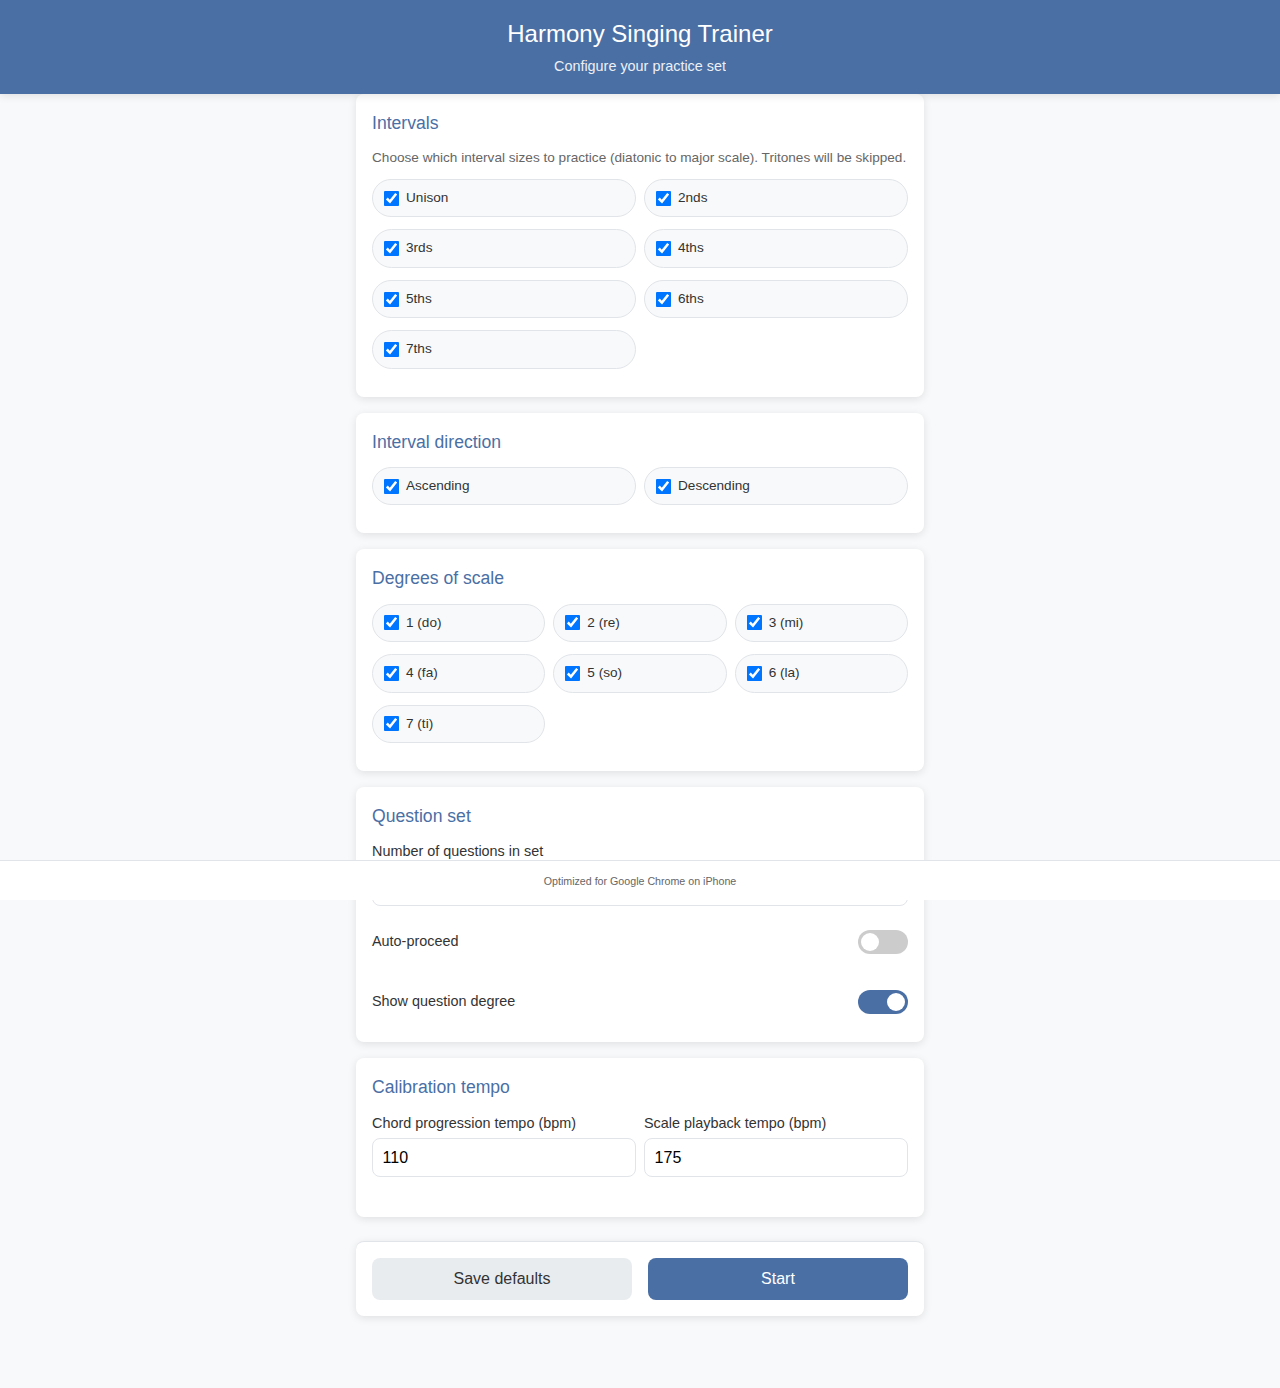
<file: index.html>
<!doctype html>
<html lang="en">
<head>
  <meta charset="utf-8" />
  <meta name="viewport" content="width=device-width, initial-scale=1, viewport-fit=cover" />
  <title>Harmony Singing Trainer – Settings</title>
  <link rel="stylesheet" href="./styles.css" />
</head>
<body>
  <header class="app-header">
    <h1>Harmony Singing Trainer</h1>
    <p class="subtitle">Configure your practice set</p>
  </header>

  <main class="container">
    <form id="settings-form" class="settings-form">
      <section class="section">
        <h2>Intervals</h2>
        <p class="help">Choose which interval sizes to practice (diatonic to major scale). Tritones will be skipped.</p>
        <div class="grid grid-2">
          <label class="chip"><input type="checkbox" name="intervals" value="0" checked> Unison</label>
          <label class="chip"><input type="checkbox" name="intervals" value="1" checked> 2nds</label>
          <label class="chip"><input type="checkbox" name="intervals" value="2" checked> 3rds</label>
          <label class="chip"><input type="checkbox" name="intervals" value="3" checked> 4ths</label>
          <label class="chip"><input type="checkbox" name="intervals" value="4" checked> 5ths</label>
          <label class="chip"><input type="checkbox" name="intervals" value="5" checked> 6ths</label>
          <label class="chip"><input type="checkbox" name="intervals" value="6" checked> 7ths</label>
        </div>
      </section>

      <section class="section">
        <h2>Interval direction</h2>
        <div class="grid grid-2">
          <label class="chip"><input type="checkbox" name="directions" value="up" checked> Ascending</label>
          <label class="chip"><input type="checkbox" name="directions" value="down" checked> Descending</label>
        </div>
      </section>

      <section class="section">
        <h2>Degrees of scale</h2>
        <div class="grid grid-3">
          <label class="chip"><input type="checkbox" name="degrees" value="1" checked> 1 (do)</label>
          <label class="chip"><input type="checkbox" name="degrees" value="2" checked> 2 (re)</label>
          <label class="chip"><input type="checkbox" name="degrees" value="3" checked> 3 (mi)</label>
          <label class="chip"><input type="checkbox" name="degrees" value="4" checked> 4 (fa)</label>
          <label class="chip"><input type="checkbox" name="degrees" value="5" checked> 5 (so)</label>
          <label class="chip"><input type="checkbox" name="degrees" value="6" checked> 6 (la)</label>
          <label class="chip"><input type="checkbox" name="degrees" value="7" checked> 7 (ti)</label>
        </div>
      </section>

      <section class="section">
        <h2>Question set</h2>
        <div class="field-row">
          <label for="questionCount">Number of questions in set</label>
          <input id="questionCount" name="questionCount" type="number" min="1" max="100" inputmode="numeric" value="10" />
        </div>
        <div class="field-row switch-row">
          <label for="autoProceed">Auto-proceed</label>
          <label class="switch">
            <input id="autoProceed" name="autoProceed" type="checkbox" />
            <span class="slider"></span>
          </label>
        </div>
        <div class="field-row switch-row">
          <label for="showQuestionDegree">Show question degree</label>
          <label class="switch">
            <input id="showQuestionDegree" name="showQuestionDegree" type="checkbox" checked />
            <span class="slider"></span>
          </label>
        </div>
      </section>

      <section class="section">
        <h2>Calibration tempo</h2>
        <div class="grid grid-2">
          <div class="field-row">
            <label for="chordTempo">Chord progression tempo (bpm)</label>
            <input id="chordTempo" name="chordTempo" type="number" min="40" max="220" inputmode="numeric" value="110" />
          </div>
          <div class="field-row">
            <label for="scaleTempo">Scale playback tempo (bpm)</label>
            <input id="scaleTempo" name="scaleTempo" type="number" min="40" max="260" inputmode="numeric" value="175" />
          </div>
        </div>
      </section>

      <div class="section buttons">
        <button type="button" id="saveDefaultsBtn" class="btn secondary">Save defaults</button>
        <button type="submit" class="btn primary">Start</button>
      </div>
    </form>
  </main>

  <footer class="app-footer">
    <small>Optimized for Google Chrome on iPhone</small>
  </footer>

  <script type="module" src="./js/main.js"></script>
</body>
</html>
</file>
<file: styles.css>
/* Base styles and variables */
:root {
  --primary: #4a6fa5;
  --primary-light: #6b8fc7;
  --primary-dark: #2c4d7f;
  --background: #f8f9fa;
  --surface: #ffffff;
  --text: #333333;
  --text-secondary: #666666;
  --border: #e1e4e8;
  --success: #28a745;
  --danger: #dc3545;
  --warning: #ffc107;
  --shadow: 0 2px 8px rgba(0, 0, 0, 0.1);
  --border-radius: 8px;
  --spacing-unit: 1rem;
  --max-width: 600px;
  --header-height: 80px;
  --footer-height: 40px;
}

/* Reset and base styles */
* {
  box-sizing: border-box;
  margin: 0;
  padding: 0;
}

html, body {
  height: 100%;
  font-family: -apple-system, BlinkMacSystemFont, 'Segoe UI', Roboto, Oxygen, Ubuntu, Cantarell, 'Open Sans', 'Helvetica Neue', sans-serif;
  font-size: 16px;
  line-height: 1.5;
  color: var(--text);
  background-color: var(--background);
  -webkit-font-smoothing: antialiased;
  -moz-osx-font-smoothing: grayscale;
  -webkit-tap-highlight-color: transparent;
}

/* Layout */
body {
  display: flex;
  flex-direction: column;
  min-height: 100vh;
  padding: 0;
  margin: 0;
}

.container {
  width: 100%;
  max-width: var(--max-width);
  margin: 0 auto;
  padding: 0 var(--spacing-unit);
  flex: 1;
  padding-bottom: calc(var(--footer-height) + var(--spacing-unit));
}

/* Header */
.app-header {
  background-color: var(--primary);
  color: white;
  padding: var(--spacing-unit) 0;
  text-align: center;
  box-shadow: var(--shadow);
  position: relative;
  z-index: 10;
}

.app-header h1 {
  font-size: 1.5rem;
  margin: 0;
  font-weight: 500;
}

.subtitle {
  font-size: 0.9rem;
  opacity: 0.9;
  margin-top: 0.25rem;
  font-weight: 400;
}

/* Sections */
.section {
  background: var(--surface);
  border-radius: var(--border-radius);
  padding: var(--spacing-unit);
  margin-bottom: var(--spacing-unit);
  box-shadow: var(--shadow);
}

.section h2 {
  font-size: 1.1rem;
  margin-bottom: 0.75rem;
  color: var(--primary);
  font-weight: 500;
}

.help {
  font-size: 0.85rem;
  color: var(--text-secondary);
  margin-bottom: 0.75rem;
  line-height: 1.4;
}

/* Grid layout for options */
.grid {
  display: grid;
  gap: 0.5rem;
  margin-bottom: 0.5rem;
}

.grid-2 {
  grid-template-columns: repeat(2, 1fr);
}

.grid-3 {
  grid-template-columns: repeat(3, 1fr);
}

/* Form elements */
.field-row {
  margin-bottom: 1rem;
}

.field-row:last-child {
  margin-bottom: 0;
}

label {
  display: block;
  margin-bottom: 0.25rem;
  font-weight: 500;
  font-size: 0.9rem;
}

input[type="number"],
input[type="text"] {
  width: 100%;
  padding: 0.6rem;
  border: 1px solid var(--border);
  border-radius: var(--border-radius);
  font-size: 1rem;
  transition: border-color 0.2s;
}

input[type="number"]:focus,
input[type="text"]:focus {
  outline: none;
  border-color: var(--primary);
  box-shadow: 0 0 0 2px rgba(74, 111, 165, 0.2);
}

/* Chips (checkboxes) */
.chip {
  display: flex;
  align-items: center;
  padding: 0.5rem 0.75rem;
  background-color: var(--background);
  border-radius: 20px;
  font-size: 0.85rem;
  cursor: pointer;
  transition: all 0.2s;
  border: 1px solid var(--border);
  user-select: none;
}

.chip:hover {
  background-color: #e9ecef;
}

.chip input[type="checkbox"] {
  margin-right: 0.5rem;
  width: auto;
  transform: scale(1.2);
}

/* Switch */
.switch-row {
  display: flex;
  justify-content: space-between;
  align-items: center;
  padding: 0.5rem 0;
}

.switch {
  position: relative;
  display: inline-block;
  width: 50px;
  height: 24px;
}

.switch input {
  opacity: 0;
  width: 0;
  height: 0;
}

.slider {
  position: absolute;
  cursor: pointer;
  top: 0;
  left: 0;
  right: 0;
  bottom: 0;
  background-color: #ccc;
  transition: .4s;
  border-radius: 24px;
}

.slider:before {
  position: absolute;
  content: "";
  height: 18px;
  width: 18px;
  left: 3px;
  bottom: 3px;
  background-color: white;
  transition: .4s;
  border-radius: 50%;
}

input:checked + .slider {
  background-color: var(--primary);
}

input:focus + .slider {
  box-shadow: 0 0 1px var(--primary);
}

input:checked + .slider:before {
  transform: translateX(26px);
}

/* Buttons */
.buttons {
  display: flex;
  gap: 1rem;
  margin-top: 1.5rem;
  padding-top: 1rem;
  border-top: 1px solid var(--border);
}

.btn {
  display: inline-flex;
  align-items: center;
  justify-content: center;
  padding: 0.75rem 1.5rem;
  border: none;
  border-radius: var(--border-radius);
  font-size: 1rem;
  font-weight: 500;
  cursor: pointer;
  transition: all 0.2s;
  text-decoration: none;
  flex: 1;
}

.btn.primary {
  background-color: var(--primary);
  color: white;
}

.btn.primary:hover {
  background-color: var(--primary-dark);
  transform: translateY(-1px);
}

.btn.secondary {
  background-color: #e9ecef;
  color: var(--text);
}

.btn.secondary:hover {
  background-color: #dee2e6;
  transform: translateY(-1px);
}

/* Footer */
.app-footer {
  background-color: var(--surface);
  color: var(--text-secondary);
  text-align: center;
  padding: 0.75rem;
  font-size: 0.8rem;
  border-top: 1px solid var(--border);
  position: fixed;
  bottom: 0;
  width: 100%;
  height: var(--footer-height);
  display: flex;
  align-items: center;
  justify-content: center;
}

/* Responsive adjustments */
@media (max-width: 480px) {
  :root {
    --spacing-unit: 0.75rem;
  }
  
  .grid-2, .grid-3 {
    grid-template-columns: 1fr;
  }
  
  .chip {
    padding: 0.4rem 0.6rem;
    font-size: 0.8rem;
  }
  
  .section h2 {
    font-size: 1rem;
  }
  
  .btn {
    padding: 0.6rem 1rem;
    font-size: 0.9rem;
  }
}

/* Game page specific styles */
.game-container {
  display: flex;
  flex-direction: column;
  height: 100%;
  max-width: 100%;
  overflow: hidden;
}

.game-header {
  display: flex;
  justify-content: space-between;
  align-items: center;
  padding: 0.75rem 1rem;
  background-color: var(--primary);
  color: white;
}

.game-content {
  flex: 1;
  display: flex;
  flex-direction: column;
  align-items: center;
  justify-content: center;
  padding: 1.5rem;
  text-align: center;
}

.question-display {
  font-size: 1.5rem;
  margin-bottom: 2rem;
  min-height: 4rem;
  display: flex;
  flex-direction: column;
  justify-content: center;
  align-items: center;
  gap: 0.5rem;
}

.question-note {
  font-size: 3rem;
  font-weight: bold;
  color: var(--primary);
  margin: 0.5rem 0;
}

.question-instruction {
  font-size: 1.2rem;
  color: var(--text);
  margin-bottom: 1rem;
}

.answer-feedback {
  margin-top: 1rem;
  padding: 0.75rem;
  border-radius: var(--border-radius);
  background-color: #e8f5e9;
  color: #2e7d32;
  font-weight: 500;
}

.answer-feedback.incorrect {
  background-color: #ffebee;
  color: #c62828;
}

/* Tuner display */
.tuner-container {
  width: 100%;
  max-width: 300px;
  margin: 1.5rem auto;
  padding: 1rem;
  background-color: var(--surface);
  border-radius: var(--border-radius);
  box-shadow: var(--shadow);
}

.tuner-meter {
  position: relative;
  height: 60px;
  background: linear-gradient(90deg, #e53935 0%, #fdd835 50%, #43a047 100%);
  border-radius: 30px;
  margin: 1rem 0;
  overflow: hidden;
}

.tuner-needle {
  position: absolute;
  top: 0;
  bottom: 0;
  left: 50%;
  width: 2px;
  background-color: #000;
  transform: translateX(-50%);
  transition: transform 0.1s ease-out;
}

.tuner-cent-indicator {
  position: absolute;
  top: 0;
  bottom: 0;
  left: 50%;
  width: 3px;
  background-color: #000;
  transform: translateX(-50%);
  z-index: 2;
}

.tuner-cents {
  text-align: center;
  font-size: 1.1rem;
  font-weight: 500;
  margin-top: 0.5rem;
}

/* Game controls */
.game-controls {
  display: grid;
  grid-template-columns: repeat(2, 1fr);
  gap: 0.75rem;
  width: 100%;
  margin-top: 1.5rem;
}

.game-controls .btn {
  margin: 0;
  padding: 0.75rem;
  font-size: 0.9rem;
}

/* Settings panel in game */
.settings-panel {
  max-height: 0;
  overflow: hidden;
  transition: max-height 0.3s ease-out;
  background-color: var(--surface);
  border-top: 1px solid var(--border);
}

.settings-panel.open {
  max-height: 1000px; /* Adjust based on content */
  padding: 1rem;
  overflow-y: auto;
}

.settings-toggle {
  background: none;
  border: none;
  color: white;
  font-size: 1.2rem;
  cursor: pointer;
  padding: 0.5rem;
}

/* Animation for correct answer */
@keyframes pulse {
  0% { transform: scale(1); }
  50% { transform: scale(1.05); }
  100% { transform: scale(1); }
}

.correct-answer {
  animation: pulse 0.5s ease-in-out;
  color: var(--success);
}

/* Loading spinner */
.loading-spinner {
  display: inline-block;
  width: 2rem;
  height: 2rem;
  border: 3px solid rgba(0, 0, 0, 0.1);
  border-radius: 50%;
  border-top-color: var(--primary);
  animation: spin 1s ease-in-out infinite;
  margin: 2rem auto;
}

@keyframes spin {
  to { transform: rotate(360deg); }
}

/* Responsive adjustments for game page */
@media (max-width: 480px) {
  .game-controls {
    grid-template-columns: 1fr;
  }
  
  .question-note {
    font-size: 2.5rem;
  }
  
  .question-instruction {
    font-size: 1rem;
  }
}
</file>
